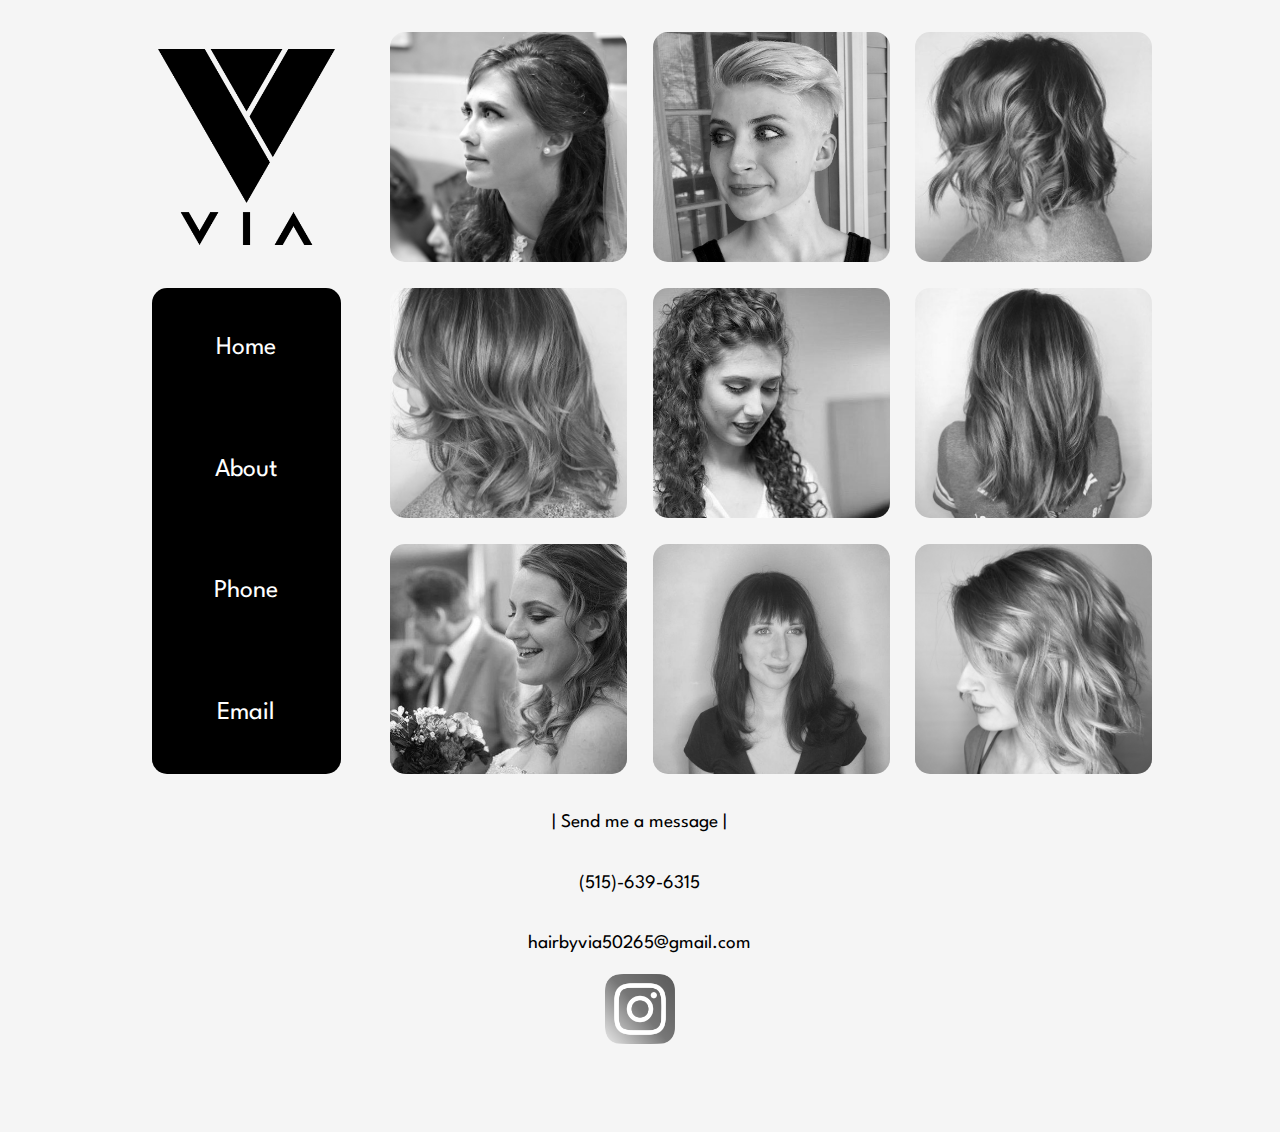
<file: index.html>
<!DOCTYPE html>
<html>
<head>
   <!-- Global site tag (gtag.js) - Google Analytics -->
<script async src="https://www.googletagmanager.com/gtag/js?id=G-G59YPWPYFZ"></script>
<script>
  window.dataLayer = window.dataLayer || [];
  function gtag(){dataLayer.push(arguments);}
  gtag('js', new Date());

  gtag('config', 'G-G59YPWPYFZ');
</script>
  <meta charset="utf-8">
  <html lang="en-US">
  <meta name="viewport" content="width=device-width, initial-scale=1.0"> <!-- Sets the viewport, tells the site to use the device's width when displaying, sets the scale to 1.0 -->
  <meta name="description" content="Des Moines, Iowa hairstylist and cosmetologist. Olivia Kluesner wants to bring comfort and ease to your beauty regimen, with a haircut, hairstyling, or makeover.">
  <link rel="icon" href="img/via_logo_2.png">
  <link rel="stylesheet" href="CSS/normalize.css">
  <link rel="stylesheet"  href="CSS/via_style.css">
  <title>Hair by Via | Des Moines Hairstylist</title>
</head>

<body id="mainContainer"> <!-- Primary Grid Container / 12 Grid Children -->
  <!-- Header Navigation Bar and Logo -->
  <img class="logo" src="img/via_logo.png" alt="via logo"> <!-- Company Logo, Grid Item -->
  <div class="navContainer"> <!-- Main navigation bar, Grid Item -->
    <a href="index.html" class="button">Home</a>
    <a href="html/about.html" class="button">About</a>
    <a href="tel:1-515-639-531" class="button" class="button">Phone</a>
    <a href="mailto:hairbyvia50265@gmail.com" class="button">Email</a>
    <p class="phoneNumTxt">515-639-5315</p>
    <p class="phoneNumTxt">hairbyvia50265@gmail.com</p>
  </div>

  <!-- Main Gallery of Images (9 images, all Grid Items)-->
  <img class="img" src="img/gallery/wedding_closeup.jpg" alt="Wedding Hairstyle">
  <img class="img" src="img/gallery/pixie_cut_crop.jpg" alt="Pixie haircut">
  <img class="img" src="img/gallery/haircut3.jpg" alt="Light orange dyed hair">
  <img class="img" src="img/gallery/haircut4.jpg" alt="Light pink dyed hair">
  <img class="img" src="img/gallery/wedding2_crop.jpg" alt="Wedding hairstyle">
  <img class="img" src="img/gallery/dye1.jpg" alt="Orange dye hair">
  <img class="img" src="img/gallery/wedding3_crop.jpg" alt="Wedding hairstyle">
  <img class="img" src="img/gallery/haircut1.jpg" alt="Long hair with bangs">
  <img class="img" src="img/gallery/haircut6.jpg" alt="Short haircut dyed platinum">



  <footer id="footContainer"> <!-- Primary Foot Container, Grid Item -->
    <div class="contactBarTxt">| Contact |</div>

    <div class="iconContainer">
      <a href="tel:1-515-639-5315"><img class="icon" src="img/phoneIconBW.png" alt="Telephone number 15156395315"></a>
      <a href="mailto:hairbyvia50265@gmail.com"><img class="icon" src="img/emailIcon.png" alt="Email address hairbyvia50265@gmail.com"></a>
    </div>

    <p class="footTxt">| Send me a message |</p>
    <p class="footTxt">(515)-639-6315</p>
    <p class="emailTxt">hairbyvia50265@gmail.com</p>

    <hr class="divider">

    <div id="socialMenu">
      <p class="followMeTxt">Follow me on Instagram</p>
      <a href="https://www.instagram.com/hair_byvia/" target="_blank"><img class="iconSocialMobile" src="img/instagram-sketched.png" alt="Hair by Via instagram link"></a>
    </div>
  </footer>

</body>

</html>
</file>
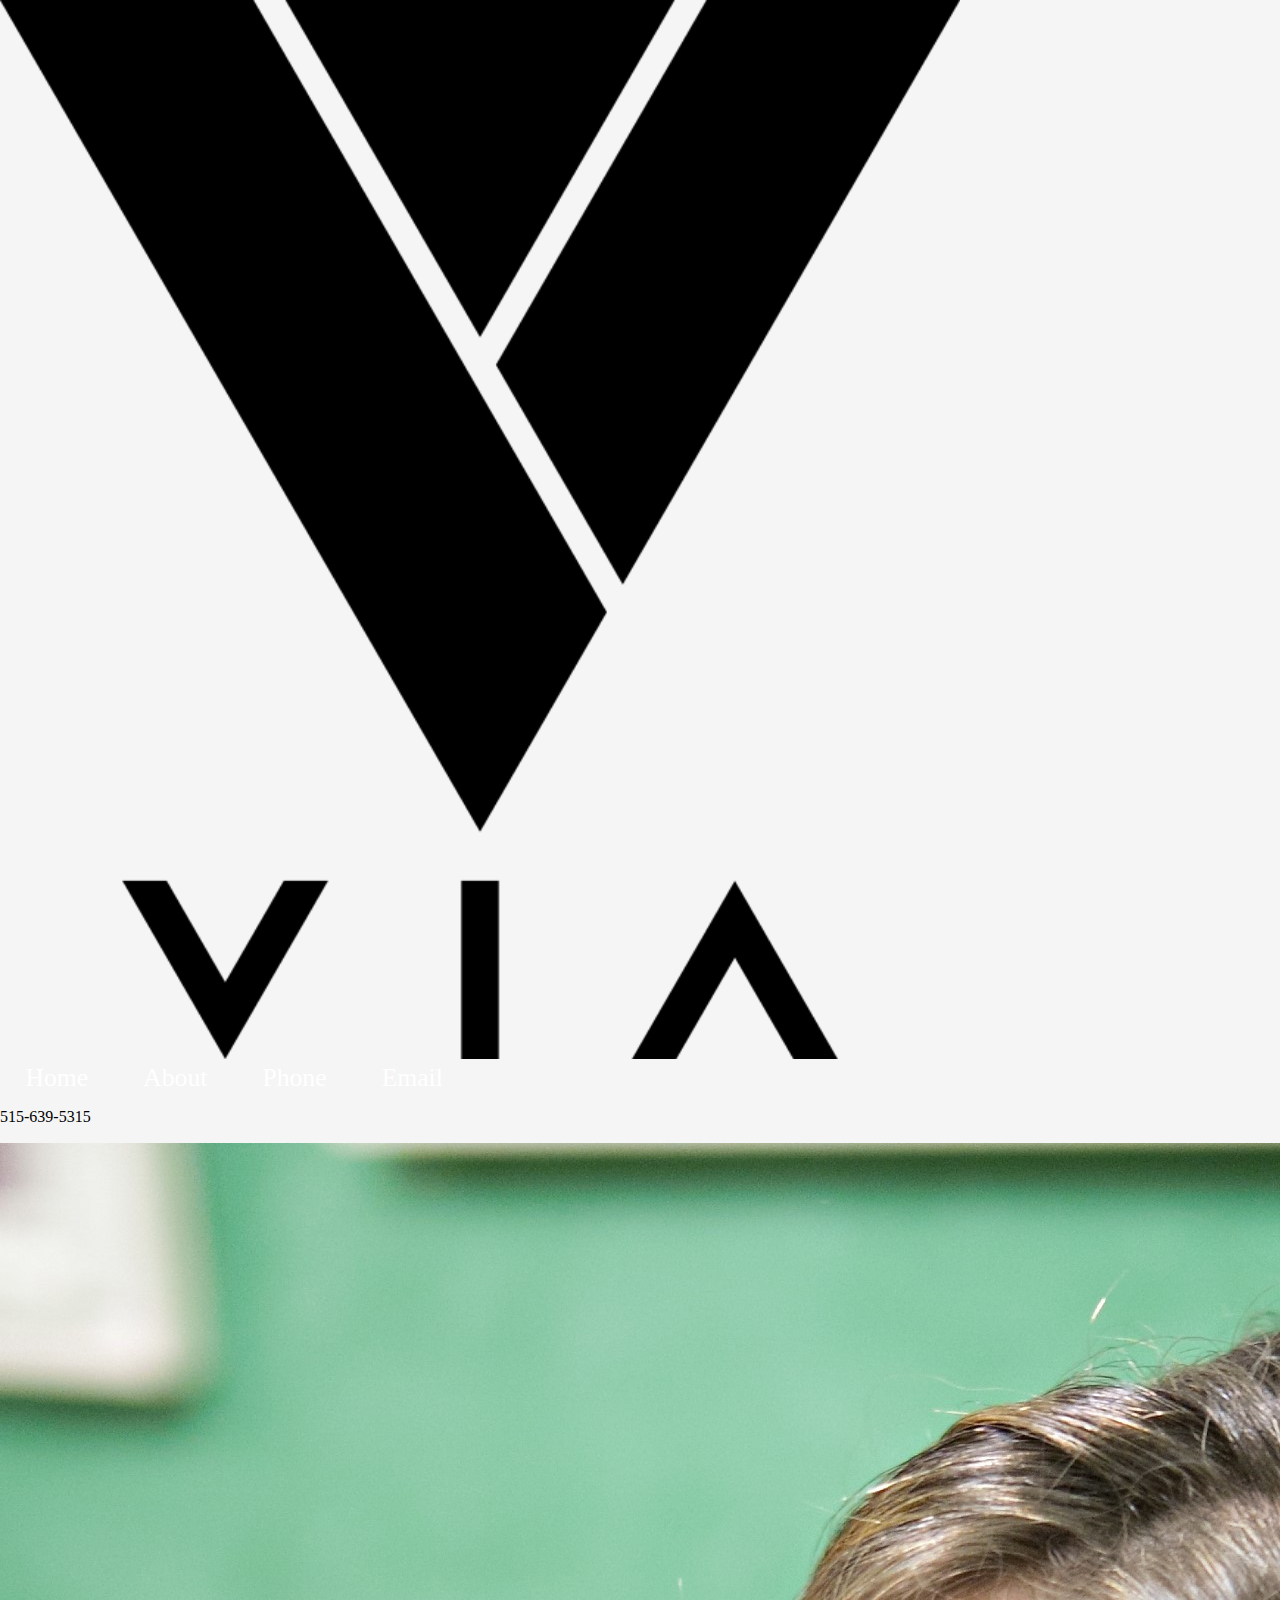
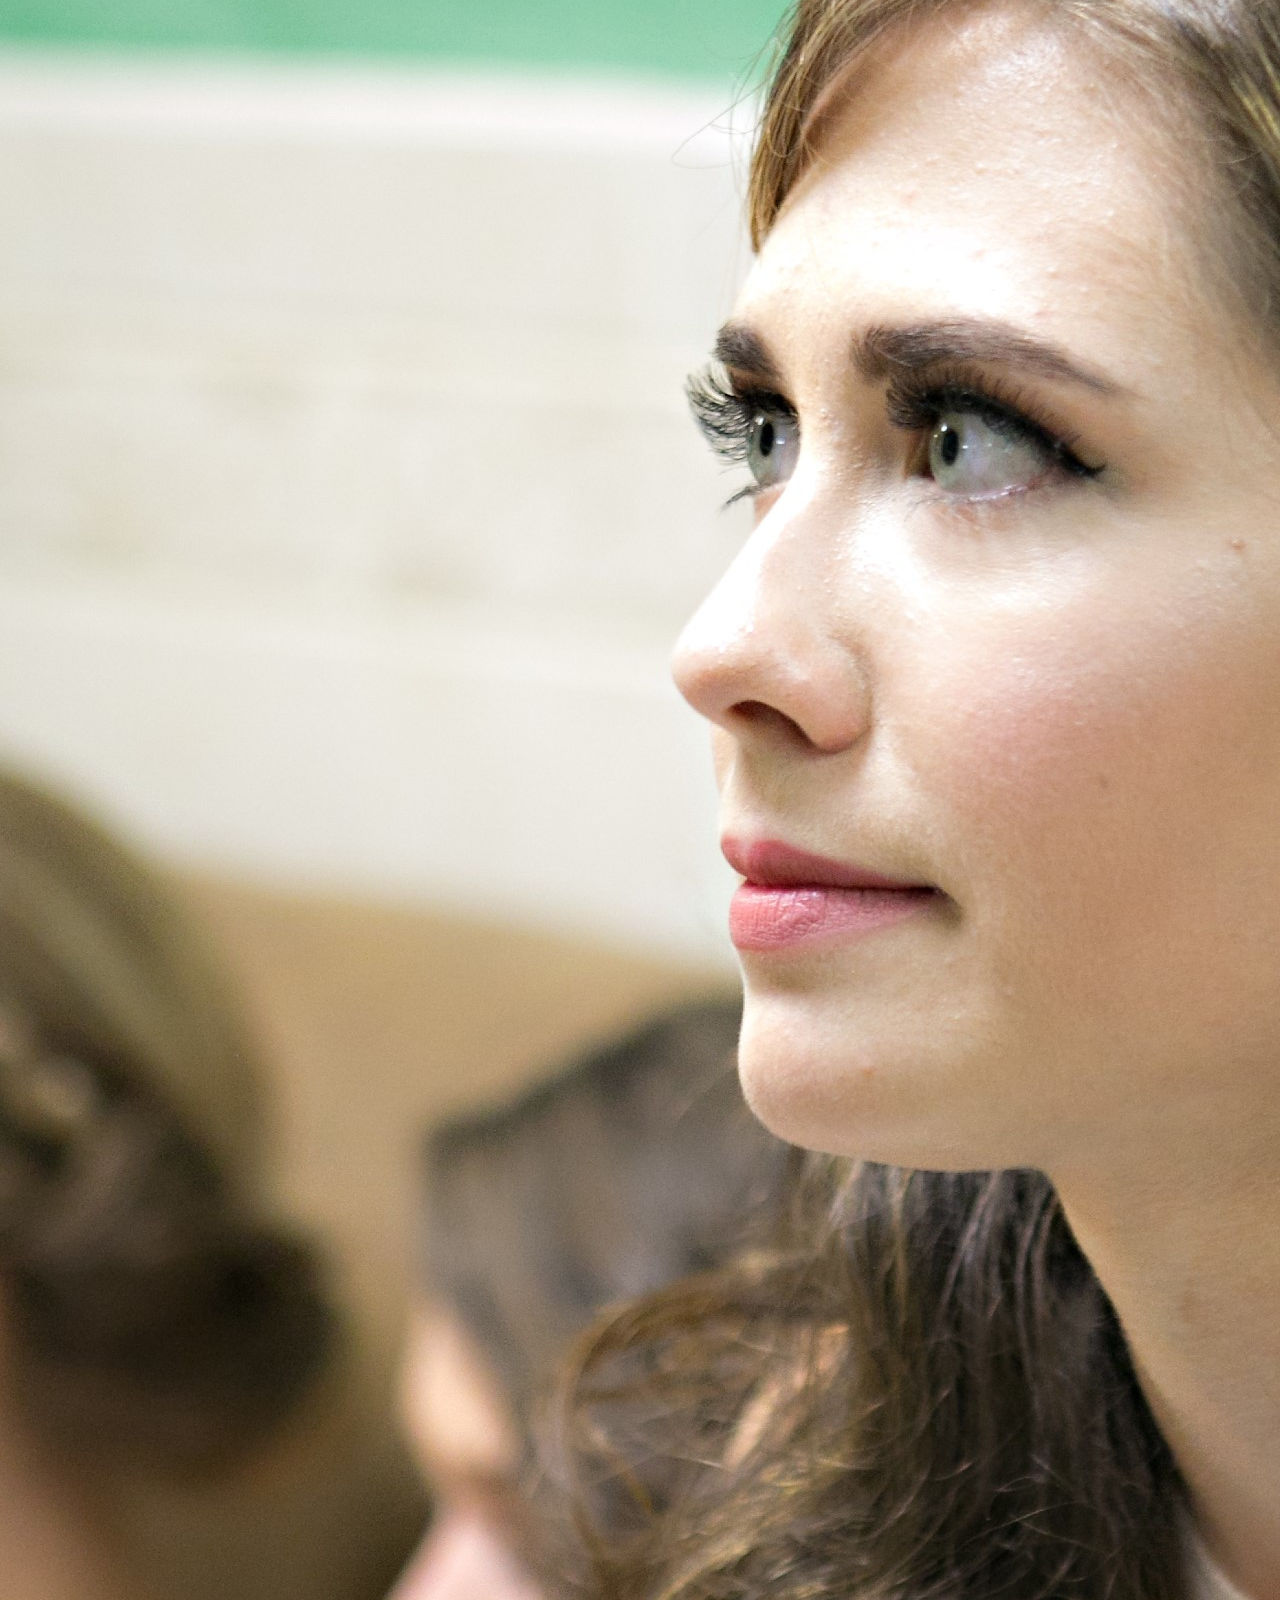
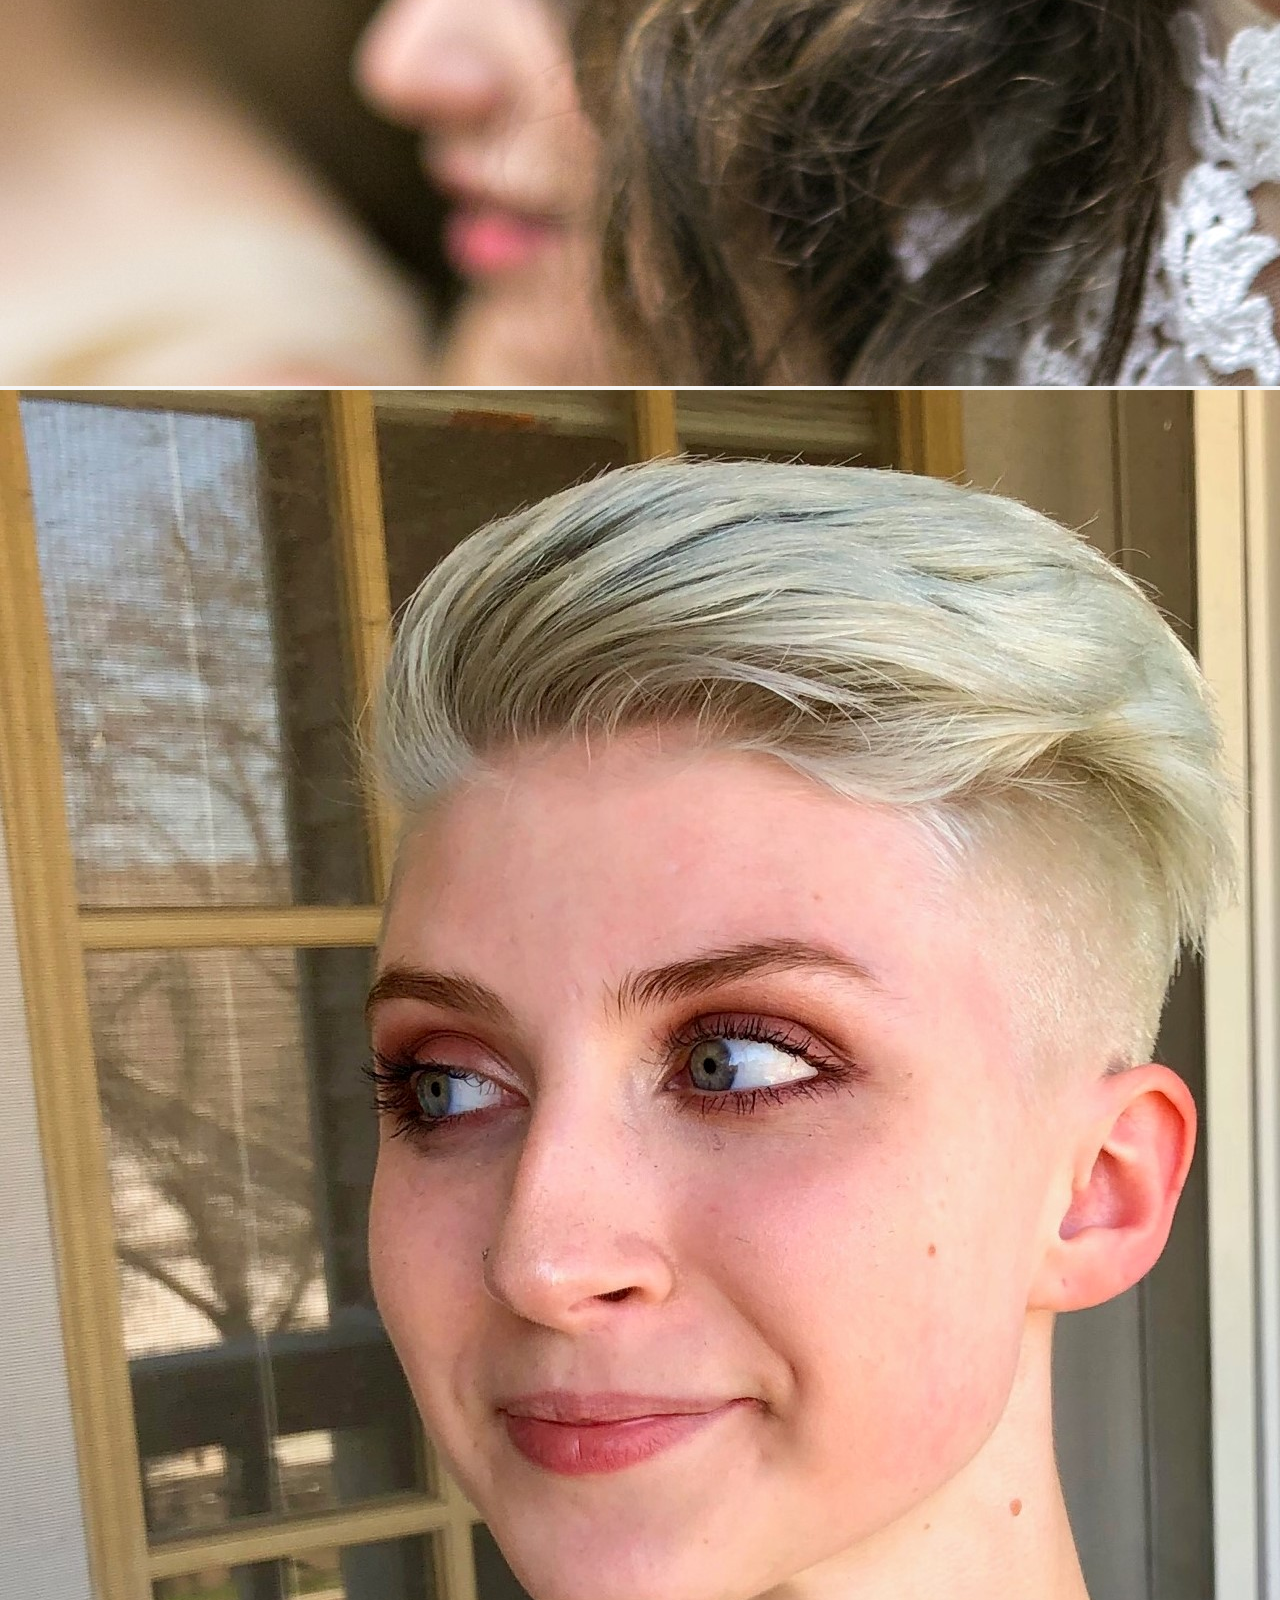
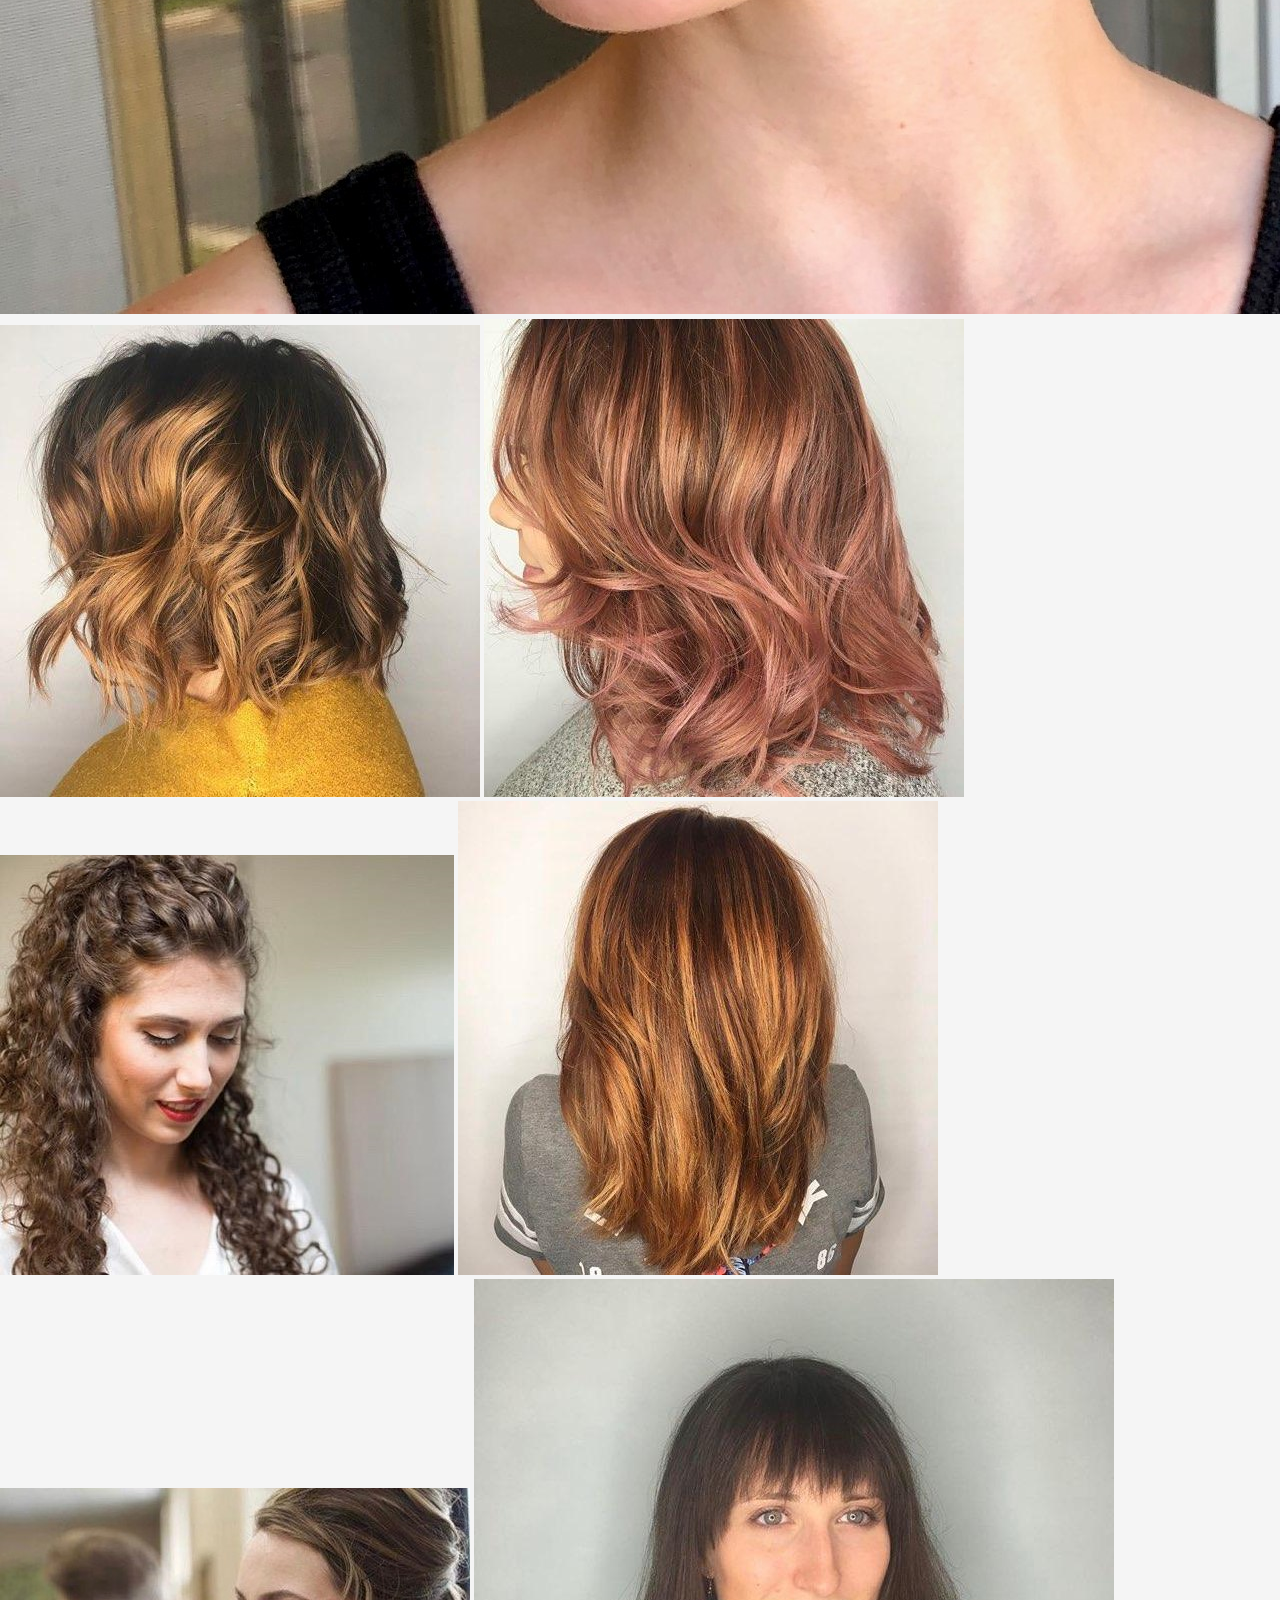
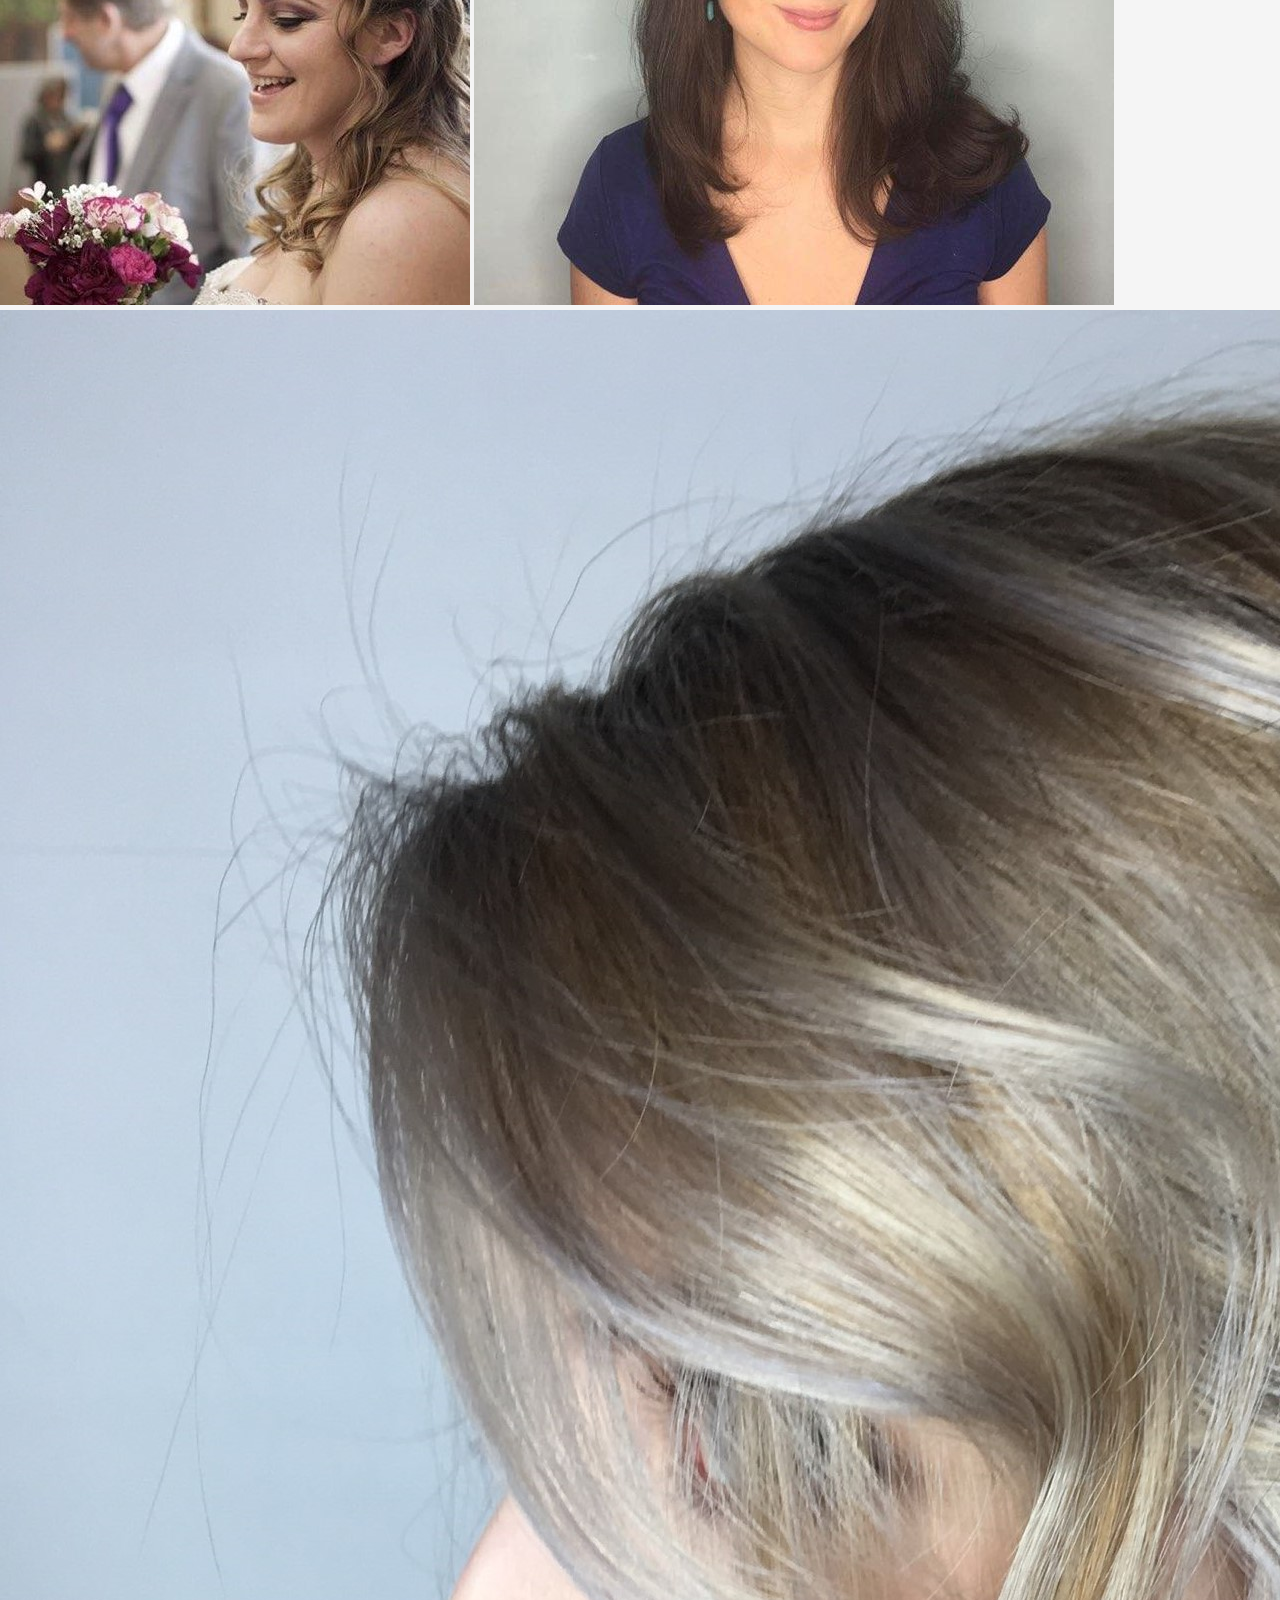
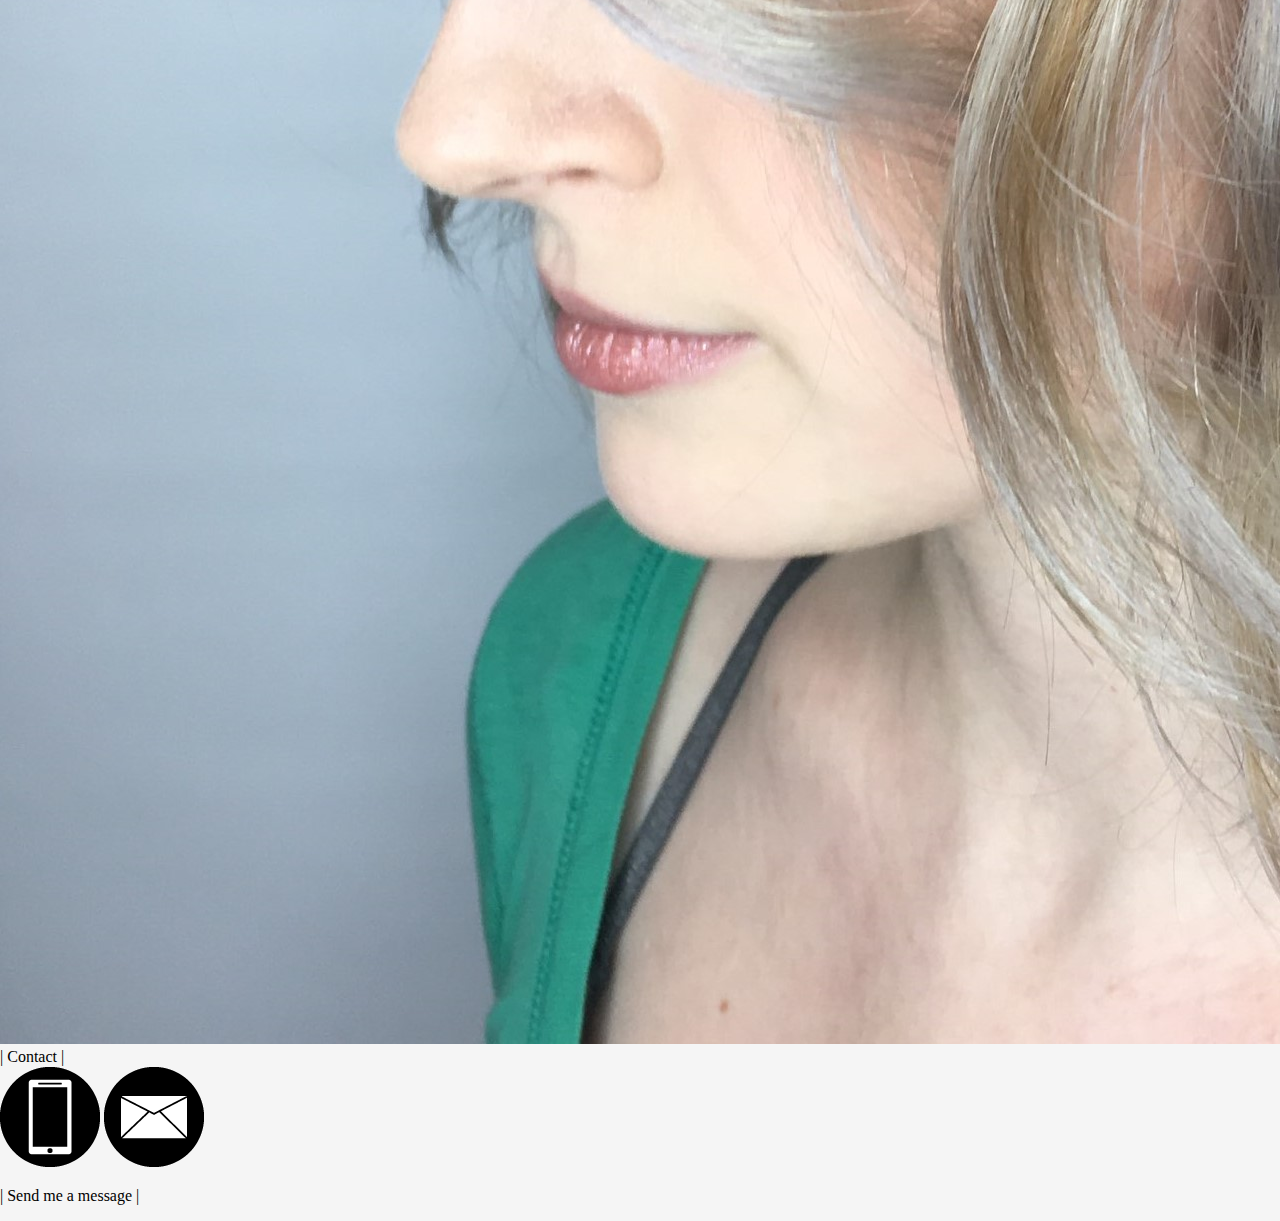
<file: html/index.html>
<!DOCTYPE html>
<html>
<head>
  <meta charset="utf-8">
  <meta name="viewport" content="width=device-width, initial-scale=1.0"> <!-- Sets the viewport, tells the site to use the device's width when displaying, sets the scale to 1.0 -->
  <meta http-equiv="X-UA-Compatible" content="ie-edge">
  <meta name="description" content="Des Moines, Iowa hairstylist and cosmetologist. Olivia wants to bring comfort and ease to your beauty regimen, with a haircut, hairstyling, or makeover.">
  <link rel="icon" href="../img/via_logo_2.png">
  <link rel="stylesheet" href="../CSS/normalize.css">
  <link rel="stylesheet"  href="../CSS/via_style.css">
  <title>Hair by Via | Des Moines Hairstylist</title>
</head>

<body>
  <main id="container">
    <!-- Header Navigation Bar and Logo -->
    <img class="logo" src="../img/via_logo.png" alt="via logo">
    <div class="nav-container">
      <a href="index.html" class="button">Home</a>
      <a href="about.html" class="button">About</a>
      <a href="tel:1-515-639-531" id="phoneButton" class="button">Phone</a>
      <a href="mailto:hairbyvia50265@gmail.com" class="button">Email</a>
      <p class="phoneNum">515-639-5315</p>
    </div>

    <!-- Main Gallery Images (9)-->
    <img class="img1" src="../img/gallery/wedding_closeup.jpg" alt="Wedding Hairstyle">
    <img class="img2" src="../img/gallery/pixie_cut_crop.jpg" alt="Pixie haircut">
    <img class="img3" src="../img/gallery/haircut3.jpg" alt="Light orange dyed hair">
    <img class="img4" src="../img/gallery/haircut4.jpg" alt="Light pink dyed hair">
    <img class="img5" src="../img/gallery/wedding2_crop.jpg" alt="Wedding hairstyle">
    <img class="img6" src="../img/gallery/dye1.jpg" alt="Orange dye hair">
    <img class="img7" src="../img/gallery/wedding3_crop.jpg" alt="Wedding hairstyle">
    <img class="img8" src="../img/gallery/haircut1.jpg" alt="Long hair with bangs">
    <img class="img9" src="../img/gallery/haircut6.jpg" alt="Short haircut dyed platinum">

    <!-- Footer Navigation Bar -->
    <div class="contactBar">| Contact |</div>
    <div class="foot-nav-container">
      <a href="tel:1-515-639-5315"><img class="icon" src="../img/phoneIconBW.png" alt="Telephone number 15156395315"></a>
      <a href="mailto:hairbyvia50265@gmail.com"><img class="icon" src="../img/emailIcon.png" alt="Email address hairbyvia50265@gmail.com"></a>
    </div>
    <footer>
      <p>| Send me a message |</p>
    </footer>
  </main>

</body>

</html>
</file>
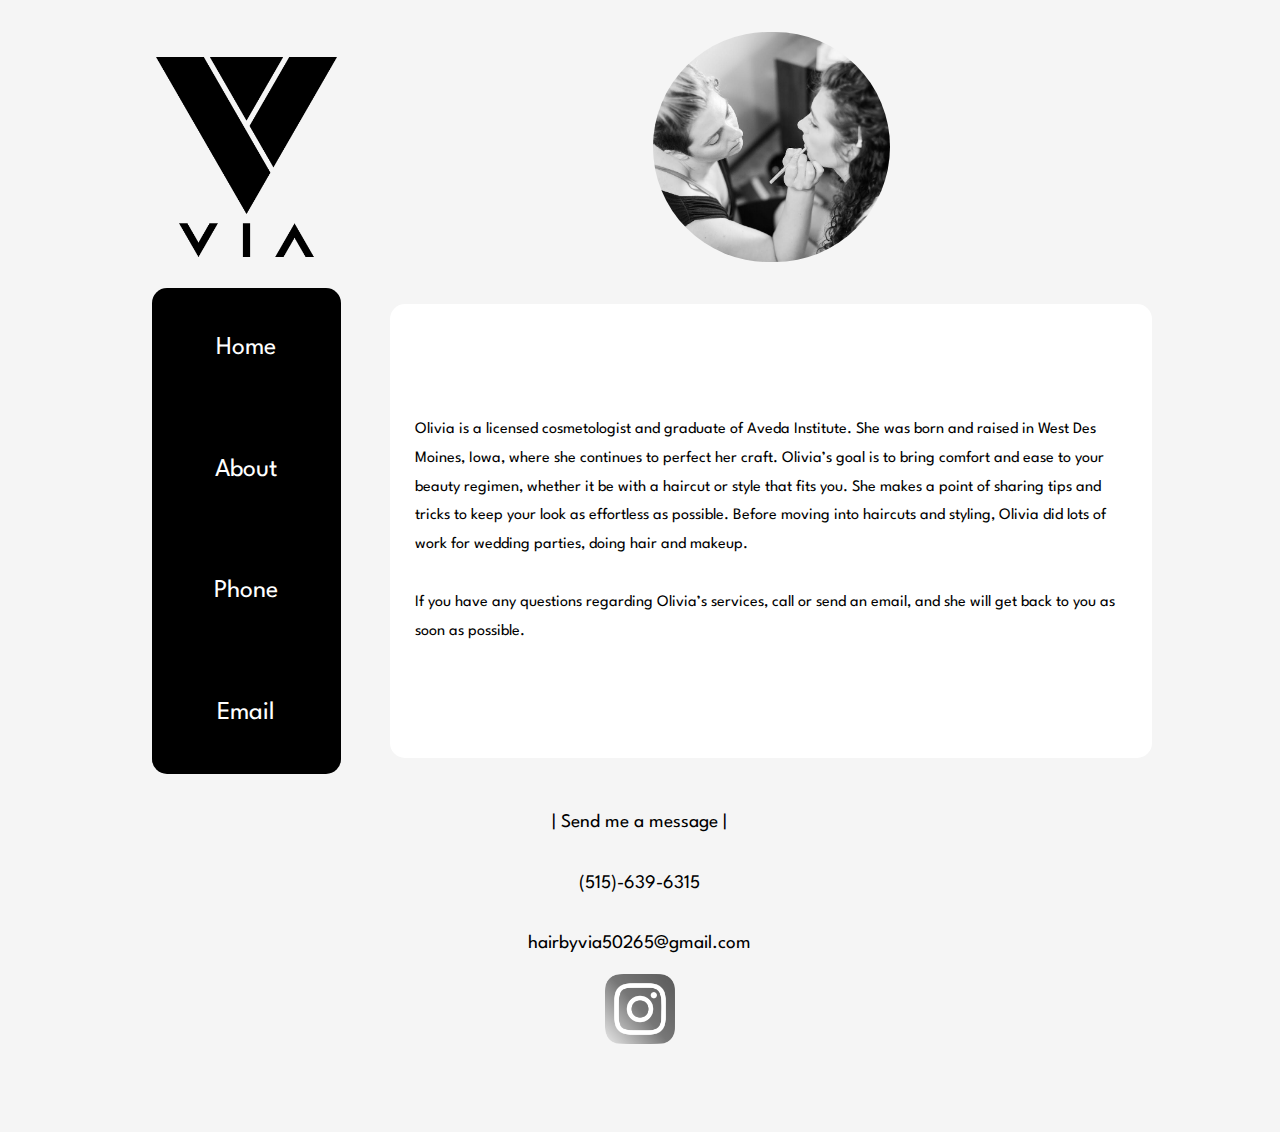
<file: html/about.html>
<!DOCTYPE html>
<html>
<head>
    <!-- Global site tag (gtag.js) - Google Analytics -->
<script async src="https://www.googletagmanager.com/gtag/js?id=G-G59YPWPYFZ"></script>
<script>
  window.dataLayer = window.dataLayer || [];
  function gtag(){dataLayer.push(arguments);}
  gtag('js', new Date());

  gtag('config', 'G-G59YPWPYFZ');
</script>
  <meta charset="utf-8">
  <meta name="viewport" content="width=device-width, initial-scale=1.0"> <!-- Sets the viewport, tells the site to use the device's width when displaying, sets the scale to 1.0 -->
  <meta name="description" content="Olivia was born and rasied in West Des Moines, Iowa. She studied cosmetology at Aveda Institute, before continuing her career as a hairstylist.">
  <link rel="icon" href="../img/via_logo_2.png">
  <link rel="stylesheet" href="../CSS/normalize.css">
  <link rel="stylesheet"  href="../CSS/via_style_about.css">
  <title>Hair by Via | About</title>
</head>

<body>
  <main id="mainContainer">
    <!-- Header Navigation Bar and Logo -->

    <img class="logo" src="../img/via_logo.png" alt="via logo"> <!-- Company Logo, Grid Item -->
    <div class="navContainer"> <!-- Main navigation bar, Grid Item -->
      <a href="../index.html" class="button">Home</a>
      <a href="#" class="button">About</a>
      <a href="tel:1-515-639-531" class="button" class="button">Phone</a>
      <a href="mailto:hairbyvia50265@gmail.com" class="button">Email</a>
      <p class="phoneNumTxt">515-639-5315</p>
      <p class="phoneNumTxt">hairbyvia50265@gmail.com</p>
    </div>
    <!-- Main Content -->
    <img class="profilePic" src="../img/gallery/Via_Profile_Pic.jpg" alt="Olivia applying makeup to a bride">

    <p class="descriptionTxt">Olivia is a licensed cosmetologist and graduate of Aveda Institute. She was born and raised in West Des Moines, Iowa, where she continues to perfect her craft. Olivia’s goal is to bring comfort and ease to your beauty regimen, whether it be with a haircut or style that fits you. She makes a point of sharing tips and tricks to keep your look as effortless as possible. Before moving into haircuts and styling, Olivia did lots of work for wedding parties, doing hair and makeup.<br><br>If you have any questions regarding Olivia’s services, call or send an email, and she will get back to you as soon as possible.</p>

    <!-- Footer Navigation Bar -->
    <footer id="footContainer"> <!-- Primary Foot Container, Grid Item -->
      <div class="contactBarTxt">| Contact |</div>

      <div class="iconContainer">
        <a href="tel:1-515-639-5315"><img class="icon" src="../img/phoneIconBW.png" alt="Telephone number 15156395315"></a>
        <a href="mailto:hairbyvia50265@gmail.com"><img class="icon" src="../img/emailIcon.png" alt="Email address hairbyvia50265@gmail.com"></a>
      </div>

      <p class="footTxt">| Send me a message |</p>
      <p class="footTxt">(515)-639-6315</p>
      <p class="emailTxt">hairbyvia50265@gmail.com</p>

      <hr class="divider">

      <div id="socialMenu">
        <p class="followMeTxt">Follow me on Instagram</p>
        <a href="https://www.instagram.com/hair_byvia/" target="_blank"><img class="iconSocialMobile" src="../img/instagram-sketched.png" alt="Hair by Via instagram link"></a>
      </div>
    </footer>
  </main>

</body>

</html>
</file>
<file: CSS/via_style.css>
@import url('https://fonts.googleapis.com/css2?family=Spartan&display=swap');

/*==========================================
Making Flexible Image Gallery using CSS GRID

--- 1) Set necessary images height/width to 100% (to take up 100% on their availble space in the container) and 'object-fit: cover;' is applied
--- 2) When laying out 'grid-template-rows' make sure any rows your images appear on have 'vw' units assigned to them (must be same width in all image rows).
--- 3) You will need to adjust 'vw' units as needed to achieve the correct dimensions. This is done by eyeballing it.
--- 4) Once complete, your images should retain their dimensions/resolutions and adjust to any screen size properly, though depending on the design, you may need to use media queries.

=====================================================================================================================================================================================*/

/* Universal Styles */

* {
  box-sizing: border-box;
}

body {
  background: #F5F5F5;
}

/*==============
PRIMARY GRID SETTINGS / Main Container Styles
===================*/

#mainContainer {
  font-family: Spartan;
}

.logo {
  width: 100%;
  margin-top: 10px;
}

/*==============
  Main Navigation
  ===========*/

.navContainer {
  position: sticky;
  top: 0;
  display: flex;
  justify-content: space-around; /* Put ample Space between Menu items */
  align-items: center; /* Center menu items within Nav bar */
  background-color: black;
  margin-top: 1em;
  height: 65px;
}

.button {
  text-decoration: none;
  color: white;
  margin: 1em;
}

/*====================================
Main Gallery Image Styling and Sizing
=====================================*/

.img {
  width: 100%;
  object-fit: cover;
}

/*==========
FOOTER STYLES
===========*/

#footContainer {
  display: flex;
  flex-direction: column; /* Set to Row by default. Stack Footer vertically for mobile devices. */
  align-items: center;
  background-color: black;
  padding: 25px 0 10px 0; /* Gives footer more space to breath, between footer and main images */
}

.contactBarTxt {
  background-color: black;
  color: white;
  font-size: 2em;
  padding-bottom: 25px;
}

.footTxt {
  background-color: black;
  color: white;
  font-size: 1.2em;
}

/* CONTACT Icons */

.iconContainer {
  display: flex;
  align-items: center;
  justify-content: space-evenly;
  width: 100%;
  height: 125px;
  background-color: #f5f5f5;
}

.icon {
  width: 100px;
}

.emailTxt {
  color: white;
}

/* INSTAGRAM link */

.divider {
  border: 1px solid grey;
  width: 75%;
}

#socialMenu {
  display: flex;
  flex-direction: column;
  align-items: center;
}

.followMeTxt {
  color: white;
}

.iconSocialMobile {
  width: 70px;
}

/* Things to ignore / HTML Elements I do not want to appear on mobile*/

.phoneNumTxt {
  display: none;
}

@media only screen and (min-width: 640px) {

  /*===================================================================================
  Setup Main GRID / Horizontal views mobile, and flexible for vert/horz views on Tablets
  =====================================================================================*/

  #mainContainer {
    display: grid;
    grid-gap: 10px;
    grid-template-columns: repeat(3, 1fr);
    grid-template-rows: 125px repeat(3, 35vw) 1fr;
    grid-template-areas: /* Use Grid Areas to accurately layout content exactly where needed */

    "logo nav nav"
    "img img img"
    "img img img"
    "img img img"
    "foot foot foot"

    ;
  }

  /* Logo and Navigation */

  .logo {
    grid-area: logo;
    object-fit: contain;
    height: 100px;
    width: 75%;
    margin: auto;
  }

  .navContainer {
    position: static;
    grid-area: nav;
    height: 100px;
    border-radius: 15px 0 0 15px;
  }

  .button {
    font-size: 1.3em;
  }

  /* Main Gallery of Images */

  .img {
    height: 100%;
  }

  /* Foot Container */

  #footContainer {
    grid-area: foot;
  }

}

@media only screen and (min-width: 1025px) {

  /*=============================================================
  Setup MAIN Grid / Flexible grid for Laptop/Desktop screen sizes
   ============================================================*/

  #mainContainer {
    width: 80%; /* This makes the whole container slightly smaller than available screen space. */
    margin: auto; /* Perfeclty center entire menu on screen */
    margin-top: 2em;
    grid-gap: 1.6em;
    grid-template-columns: repeat(4, 1fr);
    grid-template-rows: repeat(3, 18vw) 300px;
    grid-template-areas:

      "logo img img img"
      "nav img img img"
      "nav img img img"
      "... foot foot ..."
    ;

  }

  /* Logo and Main Navigation */

  .logo {
    height: auto;
  }

  .navContainer {
    flex-direction: column; /* Had been set to Row on smaller screens, but we want it stacked on larger screens */
    height: 100%;
    width: 80%; /* Allows Navigation to be slightly thinner than image gallery */
    border-radius: 15px;
    margin: auto; /* Perfectly center the Navigation menu */
  }

  .button {
    font-size: 1.6rem
  }

  .button:hover {
    color: pink;
    transition: .2s ease-in-out;
  }

  /* Image Gallery */

  .img {
    transition: .3s;
    border-radius: 15px;
    filter:grayscale(100%);
  }

  .img:hover { /* Turns pictures from Gray to Color on hover */
      transform: scale(1.1); /* Makes images expand on hover */
      filter: grayscale(0%);
  }

  /* Footer and Instagram */

  #footContainer {
    background-color: #f5f5f5;
    margin: -2em; /* Cuts down on whitespace between Image Gallery and Foot Container */
  }

  .footTxt {
    background-color: #f5f5f5;
    color: black;
  }

  .emailTxt {
    font-size: 1.2em;
    color: black;
  }

/* Setup Gray to Color Animation on Hover */
  .iconSocialMobile {
    filter: grayscale(100%);
    transition: 0.3s;
  }

  .iconSocialMobile:hover {
    filter: grayscale(0%);
  }
/* HTML Elements to Ignore / Things I don't want on large screens*/

  .contactBarTxt {
    display: none;
  }

  .iconContainer {
    display: none;
  }

  .divider {
    display: none;
  }

  .followMeTxt {
    display: none;
  }

}
</file>
<file: CSS/via_style_about.css>
@import url('https://fonts.googleapis.com/css2?family=Spartan&display=swap');

* {
  box-sizing: border-box;
}

body {
  background: #F5F5F5;
}

/*==============
PRIMARY GRID SETTINGS / Main Container Styles
===================*/

#mainContainer {
  font-family: Spartan;
}

.logo {
  width: 100%;
  margin-top: 10px;
}

.navContainer {
  position: sticky;
  top: 0;
  display: flex;
  justify-content: space-around; /* Put ample Space between Menu items */
  align-items: center; /* Center menu items within Nav bar */
  background-color: black;
  margin-top: 1em;
  height: 65px;
}

.button {
  text-decoration: none;
  color: white;
  margin: 1em;
}

/*==========================
Profile Image and About Text
==========================*/

.profilePic {
  width: 100%;
}

.descriptionTxt {
  background-color: white;
  padding: 25px;
  line-height: 1.8;
}

/*==========
FOOTER STYLES
===========*/

#footContainer {
  display: flex;
  flex-direction: column; /* Set to Row by default. Stack Footer vertically for mobile devices. */
  align-items: center;
  background-color: black;
  padding: 25px 0 10px 0; /* Gives footer more space to breath, between footer and main images */
}

.contactBarTxt {
  background-color: black;
  color: white;
  font-size: 2em;
  padding-bottom: 25px;
}

.footTxt {
  background-color: black;
  color: white;
  font-size: 1.2em;
}

.emailTxt {
  color: white;
}

/* CONTACT Icons */

.iconContainer {
  display: flex;
  align-items: center;
  justify-content: space-evenly;
  width: 100%;
  height: 125px;
  background-color: #f5f5f5;
}

.icon {
  width: 100px;
}

/* INSTAGRAM link */

.divider {
  border: 1px solid grey;
  width: 75%;
}

#socialMenu {
  display: flex;
  flex-direction: column;
  align-items: center;
}

.followMeTxt {
  color: white;
}

.iconSocialMobile {
  width: 70px;
}

/* Things to Ignore / HTML Elements to ignore on MOBILE views */

.phoneNumTxt {
  display: none;
}

@media only screen and (min-width: 640px) {

  /*===================================================================================
  Setup Main GRID / Horizontal views mobile and flexible for vert/horz views on Tablets
  =====================================================================================*/

  #mainContainer {
    display: grid;
    grid-template-columns: repeat(3, 1fr);
    grid-template-rows: 125px 30vw repeat(2, auto);
    grid-template-areas:
    "logo nav nav"
    ".... img ..."
    "txt txt txt"
    "foot foot foot"
    ;
  }

  /* Logo and Navigation */

  .logo {
    grid-area: logo;
    object-fit: contain;
    height: 100px;
  }

  .navContainer {
    position: static;
    grid-area: nav;
    height: 100px;
    border-radius: 15px 0 0 15px;
  }

  .button {
    font-size: 1.3em;
  }

  /* Profile Image and About Text */

  .profilePic {
    grid-area: img;
    height: 100%;
    border-radius: 180px;
    object-fit: cover;
  }

  .descriptionTxt {
    grid-area: txt;
  }

  /* Foot Container */

  #footContainer {
    grid-area: foot;
  }

}

@media only screen and (min-width: 1025px) {

  /*=============================================================
  Setup MAIN Grid / Flexible grid for Laptop/Desktop screen sizes
   ============================================================*/

  #mainContainer {
    width: 80%; /* This makes the whole container slightly smaller than available screen space. */
    margin: auto; /* Perfeclty center entire menu on screen */
    margin-top: 2em;
    grid-gap: 1.6em;
    grid-template-columns: repeat(4, 1fr);
    grid-template-rows: repeat(3, 18vw) 300px;
    grid-template-areas:
    "logo ... img ..."
    "nav txt txt txt"
    "nav txt txt txt"
    "... foot foot ..."
    ;

  }

  /* Logo and Main Navigation */

  .logo {
    height: 87%;
    margin-top: 25px;
  }

  .navContainer {
    flex-direction: column; /* Had been set to Row on smaller screens, but we want it stacked on larger screens */
    height: 100%;
    width: 80%; /* Allows Navigation to be slightly thinner than image gallery */
    border-radius: 15px;
    margin: auto; /* Perfectly center the Navigation menu */
  }

  .button {
    font-size: 1.6em

  }

  .button:hover {
    color: pink;
    transition: .2s ease-in-out;
  }

  /* Image Gallery */

  .img {
    transition: .3s;
    border-radius: 15px;
    filter:grayscale(100%);
  }

  .img:hover { /* Turns pictures from Gray to Color on hover */
      transform: scale(1.1); /* Makes images expand on hover */
      filter: grayscale(0%);
  }

  /* About Text */

  .descriptionTxt {
    background-color: white;
    border-radius: 15px;
    display: flex;
    flex-direction: column;
    justify-content: center;
}

  /* Footer and Instagram */

  #footContainer {
    background-color: #f5f5f5;
    margin: -2em; /* Cuts down on whitespace between Image Gallery and Foot Container */
  }

  .footTxt {
    background-color: #f5f5f5;
    color: black;
  }

  .emailTxt {
    font-size: 1.2em;
    color: black;
  }

/* Setup Gray to Color Animation on Hover */
  .iconSocialMobile {
    filter: grayscale(100%);
    transition: 0.3s;
  }

  .iconSocialMobile:hover {
    filter: grayscale(0%);
  }
/* HTML Elements to Ignore / Things I don't want on large screens*/

  .contactBarTxt {
    display: none;
  }

  .iconContainer {
    display: none;
  }

  .divider {
    display: none;
  }

  .followMeTxt {
    display: none;
  }

}

 @media only screen and (min-width: 1420px) {
   /* Fix overflow on mid-sized screens */
   .descriptionTxt {
     line-height: 3.5;
     font-size: 1.1em;
     padding: 50px;
   }
 }
</file>
